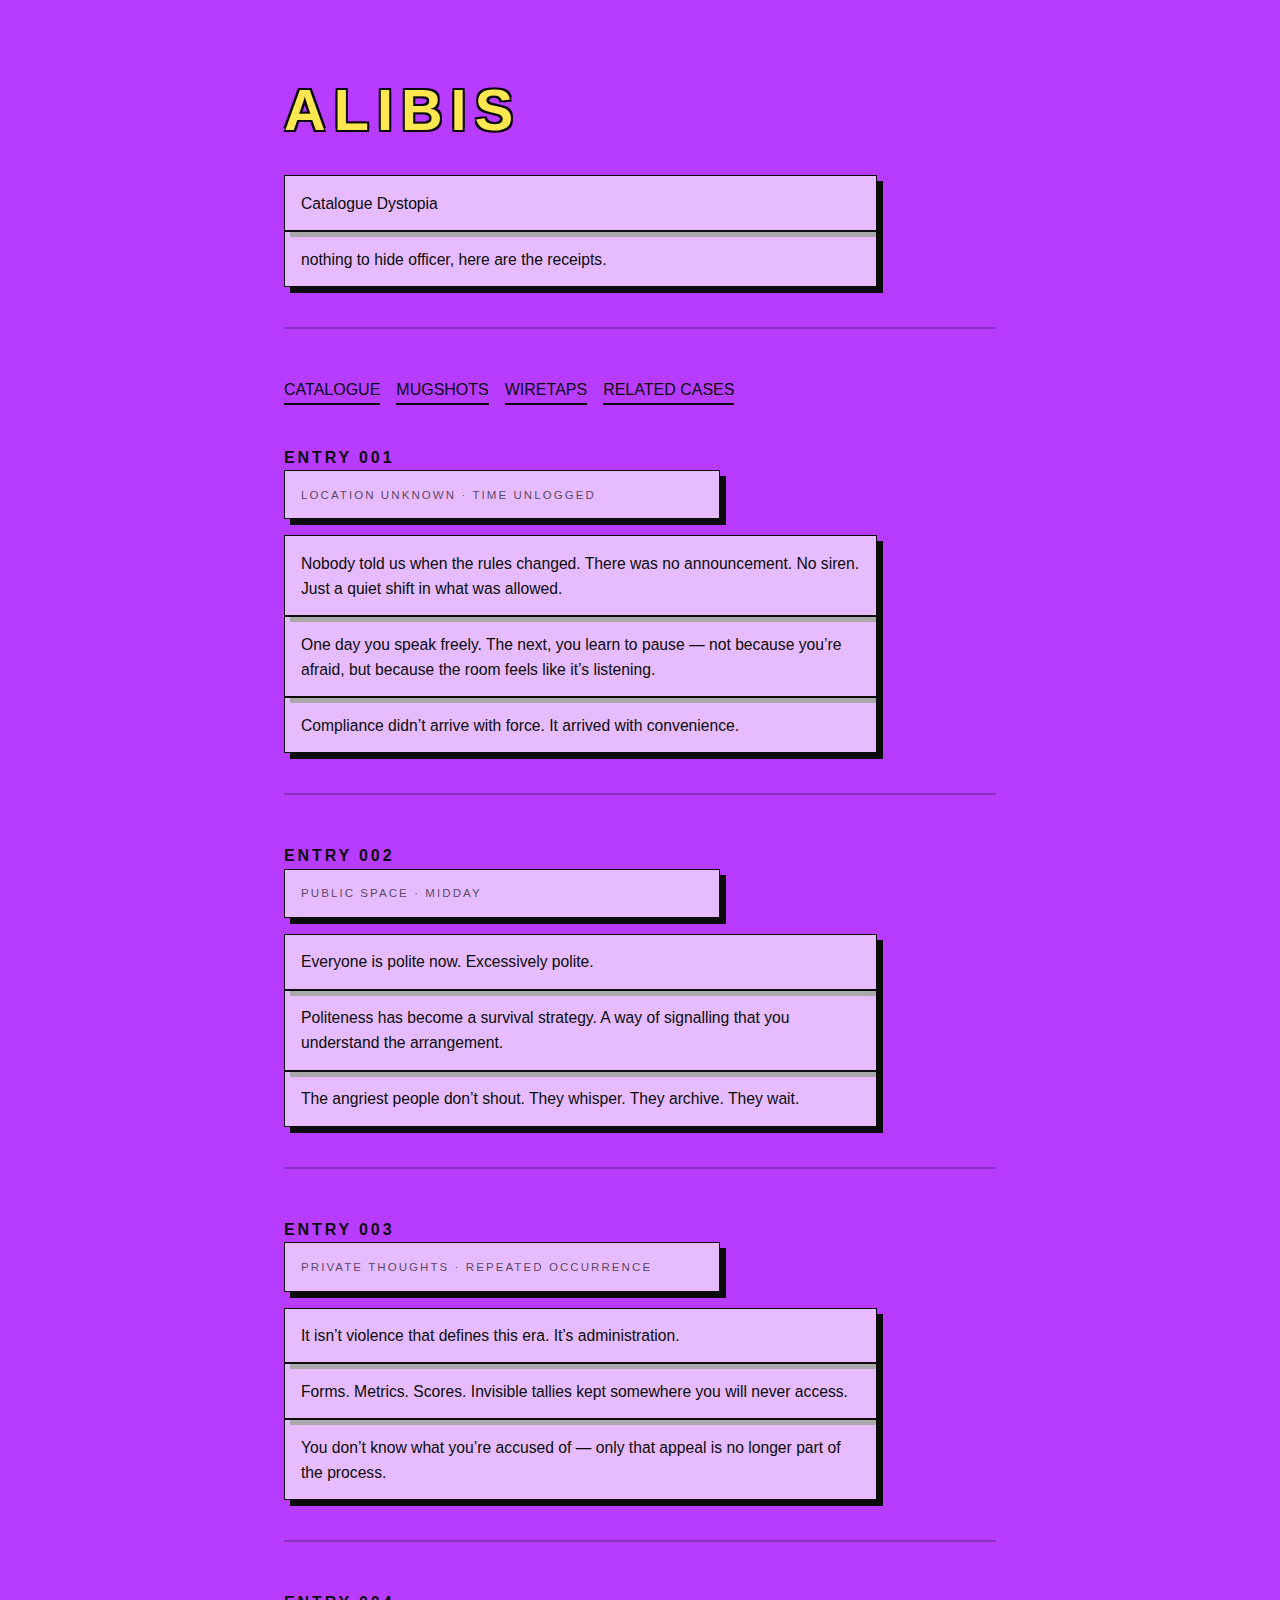
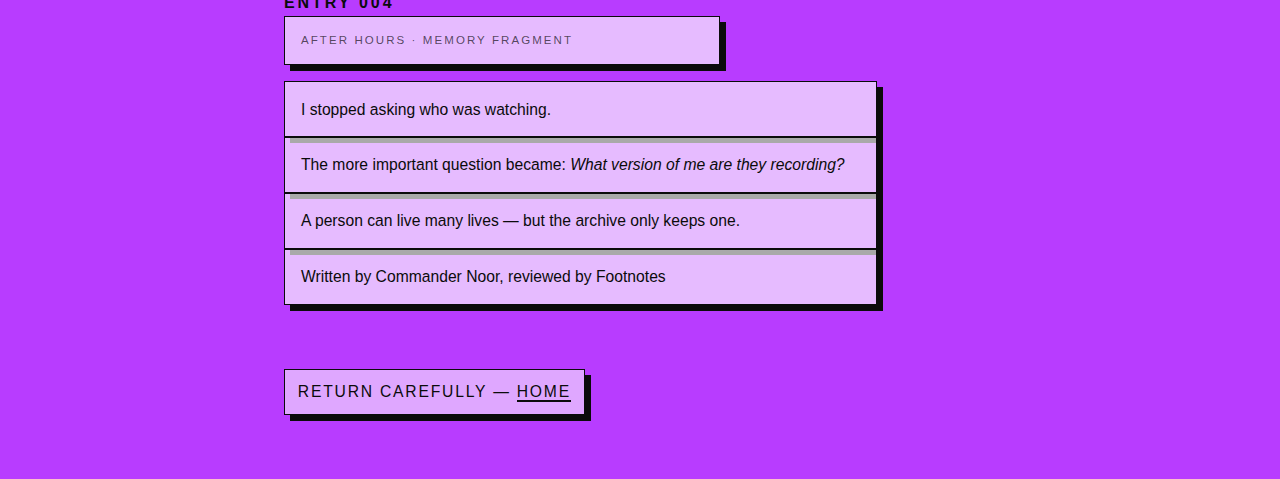
<file: prose.html>
<!doctype html>
<html lang="en">
<head>
  <meta charset="utf-8" />
  <meta name="viewport" content="width=device-width, initial-scale=1.0">
  <title>Prose — Trespassers Will Be Prosecuted</title>
  <link rel="stylesheet" href="styles.css">
</head>

<body>
  <main class="container">
    <header class="hero">
      <h1>ALIBIS</h1>
      <p class="subtitle">Catalogue Dystopia</p>
      <p>
        nothing to hide officer, here are the receipts.
      </p>
    </header>

    <hr>

    <nav class="nav">
      <a href="index.html">CATALOGUE</a>
      <a href="album.html">MUGSHOTS</a>
      <a href="lyrics.html">WIRETAPS</a>
      <a href="related.html">RELATED CASES</a>
      
    </nav>

<section class="prose-file">

  <div class="entry">
    <h2>ENTRY 001</h2>
    <p class="meta">Location unknown · Time unlogged</p>

    <p>
      Nobody told us when the rules changed.
      There was no announcement. No siren.
      Just a quiet shift in what was allowed.
    </p>

    <p>
      One day you speak freely. The next, you learn to pause —
      not because you’re afraid, but because the room feels like it’s listening.
    </p>

    <p>
      Compliance didn’t arrive with force.
      It arrived with convenience.
    </p>
  </div>

  <hr class="entry-divider">

  <div class="entry">
    <h2>ENTRY 002</h2>
    <p class="meta">Public space · Midday</p>

    <p>
      Everyone is polite now.
      Excessively polite.
    </p>

    <p>
      Politeness has become a survival strategy.
      A way of signalling that you understand the arrangement.
    </p>

    <p>
      The angriest people don’t shout.
      They whisper. They archive. They wait.
    </p>
  </div>

  <hr class="entry-divider">

  <div class="entry">
    <h2>ENTRY 003</h2>
    <p class="meta">Private thoughts · Repeated occurrence</p>

    <p>
      It isn’t violence that defines this era.
      It’s administration.
    </p>

    <p>
      Forms. Metrics. Scores.
      Invisible tallies kept somewhere you will never access.
    </p>

    <p>
      You don’t know what you’re accused of —
      only that appeal is no longer part of the process.
    </p>
  </div>

  <hr class="entry-divider">

  <div class="entry">
    <h2>ENTRY 004</h2>
    <p class="meta">After hours · Memory fragment</p>

    <p>
      I stopped asking who was watching.
    </p>

    <p>
      The more important question became:
      <em>What version of me are they recording?</em>
    </p>

    <p>
      A person can live many lives —
      but the archive only keeps one.
    </p>
  </div>

  <p class="file-credit">
    Written by Commander Noor, reviewed by Footnotes
  </p>

</section>

    <footer>
      <p>Return carefully — <a href="index.html">Home</a></p>
    </footer>
  </main>
</body>
</html>
</file>
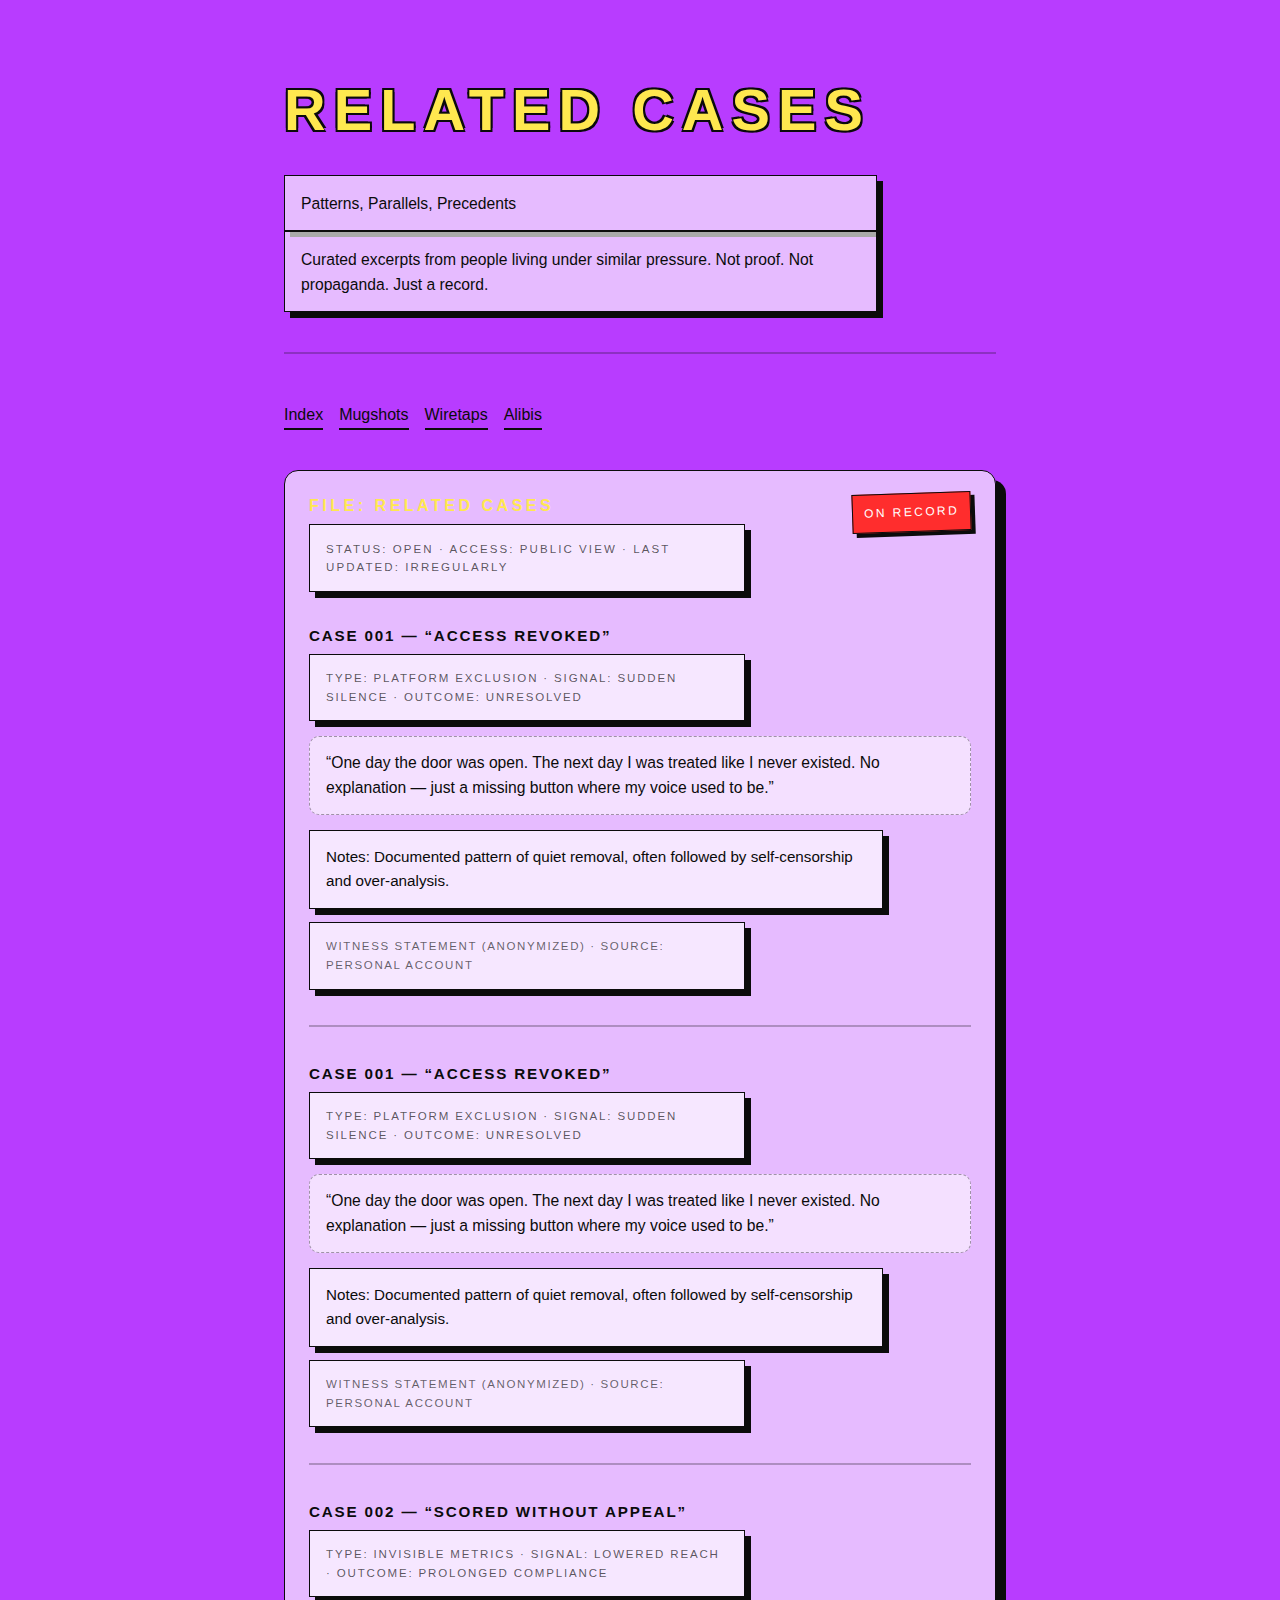
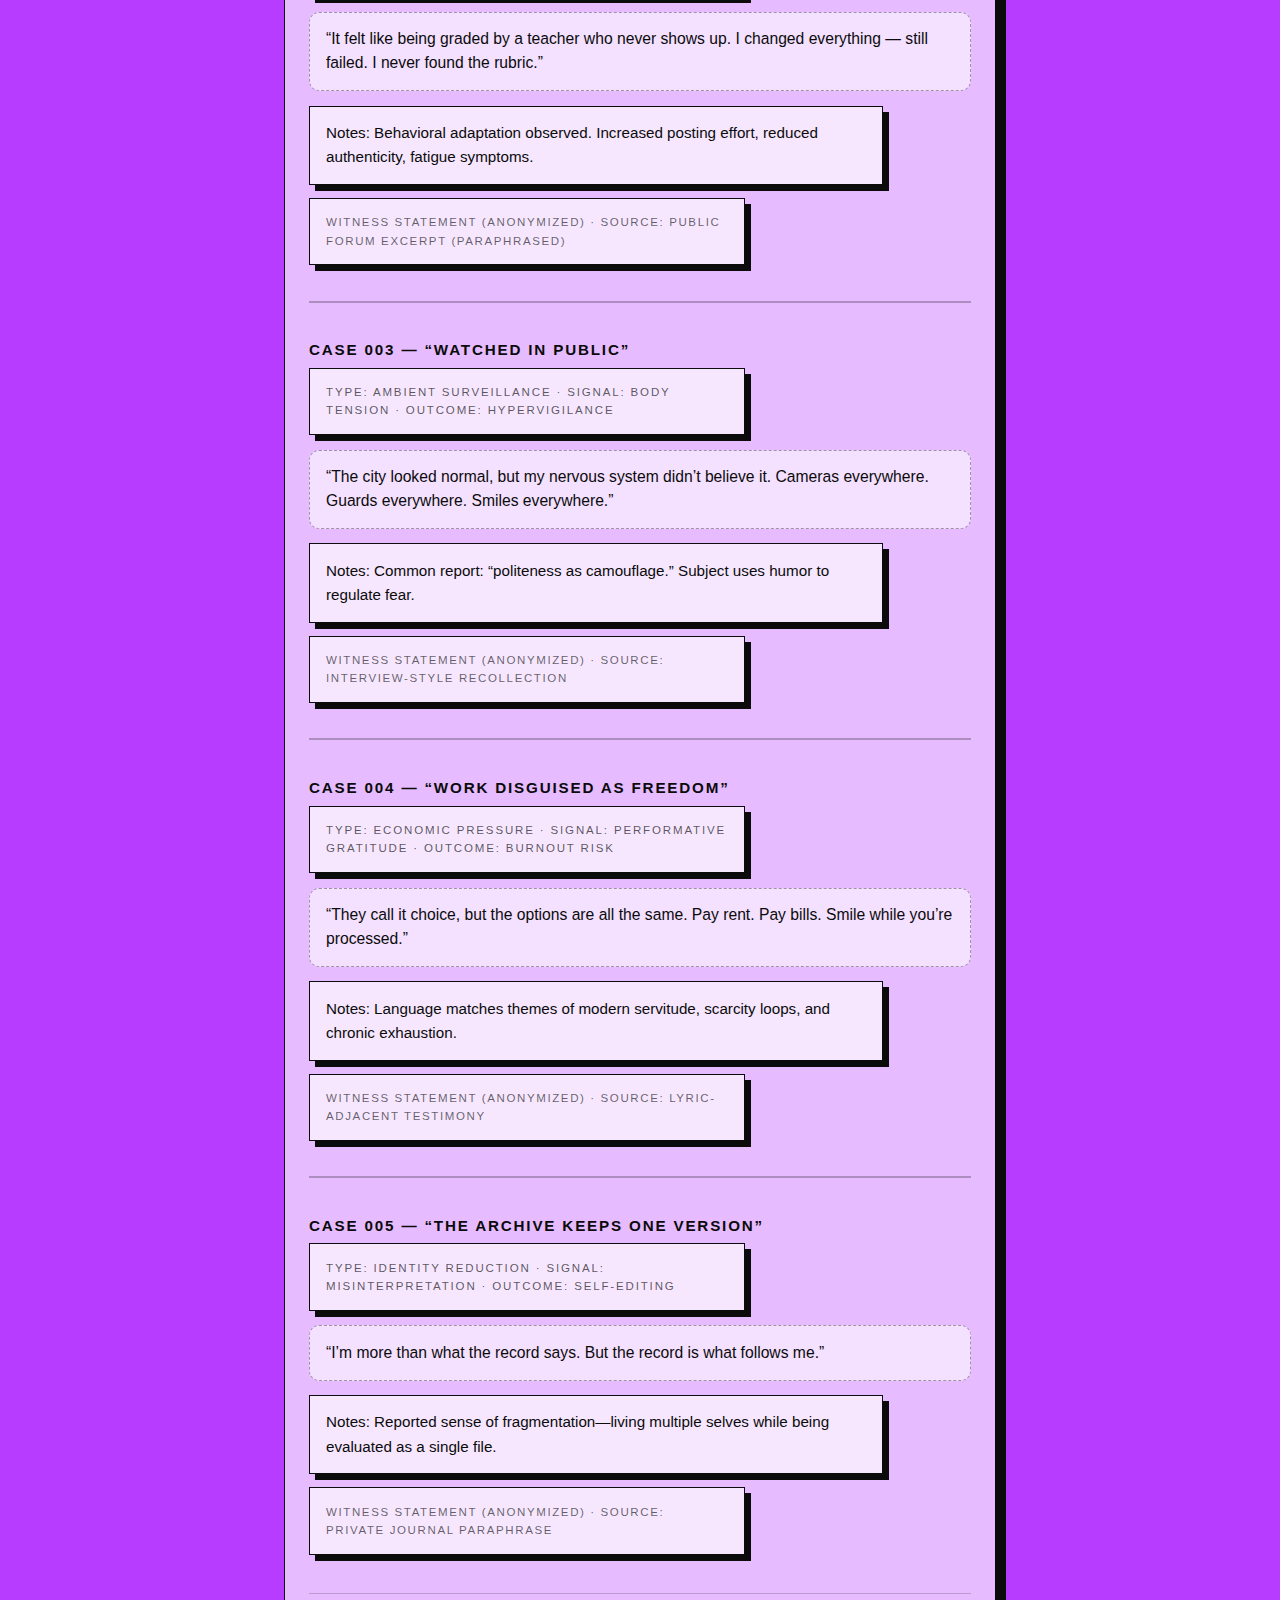
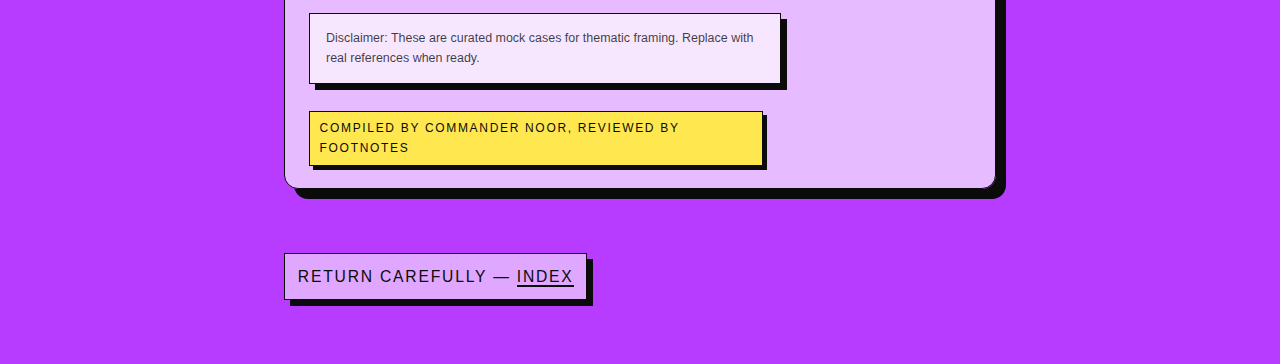
<file: related.html>
<!doctype html>
<html lang="en">
<head>
  <meta charset="utf-8" />
  <meta name="viewport" content="width=device-width, initial-scale=1.0">
  <title>Relevant Cases — Trespassers Will Be Prosecuted</title>
  <link rel="stylesheet" href="styles.css">
</head>

<body>
  <main class="container">
    <header class="hero">
      <h1>Related Cases</h1>
      <p class="subtitle">Patterns, Parallels, Precedents</p>
      <p>
        Curated excerpts from people living under similar pressure.
        Not proof. Not propaganda. Just a record.
      </p>
    </header>

    <hr>

    <nav class="nav">
      <a href="index.html">Index</a>
      <a href="photos.html">Mugshots</a>
      <a href="lyrics.html">Wiretaps</a>
      <a href="prose.html">Alibis</a>
    </nav>

    <section class="case-file" aria-label="Relevant cases file">
      <div class="file-header">
        <div>
          <h2>FILE: Related CASES</h2>
          <p class="file-meta">Status: OPEN · Access: PUBLIC VIEW · Last updated: irregularly</p>
        </div>
        <div class="file-stamp">ON RECORD</div>
      </div>

      <!-- CASE 001 -->
      <article class="case">
        <header class="case-head">
          <h3>CASE 001 — “Access Revoked”</h3>
          <p class="case-meta">Type: Platform exclusion · Signal: sudden silence · Outcome: unresolved</p>
        </header>

        <blockquote class="quote">
          “One day the door was open. The next day I was treated like I never existed.
          No explanation — just a missing button where my voice used to be.”
        </blockquote>

        <p class="note">
          Notes: Documented pattern of quiet removal, often followed by self-censorship and over-analysis.
        </p>

        <p class="attribution">Witness statement (anonymized) · Source: personal account</p>
      </article>

   <hr class="case-divider">

 <!-- CASE 001 -->
      <article class="case">
        <header class="case-head">
          <h3>CASE 001 — “Access Revoked”</h3>
          <p class="case-meta">Type: Platform exclusion · Signal: sudden silence · Outcome: unresolved</p>
        </header>

        <blockquote class="quote">
          “One day the door was open. The next day I was treated like I never existed.
          No explanation — just a missing button where my voice used to be.”
        </blockquote>

        <p class="note">
          Notes: Documented pattern of quiet removal, often followed by self-censorship and over-analysis.
        </p>

        <p class="attribution">Witness statement (anonymized) · Source: personal account</p>
      </article>


      <hr class="case-divider">

      <!-- CASE 002 -->
      <article class="case">
        <header class="case-head">
          <h3>CASE 002 — “Scored Without Appeal”</h3>
          <p class="case-meta">Type: invisible metrics · Signal: lowered reach · Outcome: prolonged compliance</p>
        </header>

        <blockquote class="quote">
          “It felt like being graded by a teacher who never shows up.
          I changed everything — still failed. I never found the rubric.”
        </blockquote>

        <p class="note">
          Notes: Behavioral adaptation observed. Increased posting effort, reduced authenticity, fatigue symptoms.
        </p>

        <p class="attribution">Witness statement (anonymized) · Source: public forum excerpt (paraphrased)</p>
      </article>

      <hr class="case-divider">

      <!-- CASE 003 -->
      <article class="case">
        <header class="case-head">
          <h3>CASE 003 — “Watched in Public”</h3>
          <p class="case-meta">Type: ambient surveillance · Signal: body tension · Outcome: hypervigilance</p>
        </header>

        <blockquote class="quote">
          “The city looked normal, but my nervous system didn’t believe it.
          Cameras everywhere. Guards everywhere. Smiles everywhere.”
        </blockquote>

        <p class="note">
          Notes: Common report: “politeness as camouflage.” Subject uses humor to regulate fear.
        </p>

        <p class="attribution">Witness statement (anonymized) · Source: interview-style recollection</p>
      </article>

      <hr class="case-divider">

      <!-- CASE 004 -->
      <article class="case">
        <header class="case-head">
          <h3>CASE 004 — “Work Disguised as Freedom”</h3>
          <p class="case-meta">Type: economic pressure · Signal: performative gratitude · Outcome: burnout risk</p>
        </header>

        <blockquote class="quote">
          “They call it choice, but the options are all the same.
          Pay rent. Pay bills. Smile while you’re processed.”
        </blockquote>

        <p class="note">
          Notes: Language matches themes of modern servitude, scarcity loops, and chronic exhaustion.
        </p>

        <p class="attribution">Witness statement (anonymized) · Source: lyric-adjacent testimony</p>
      </article>

      <hr class="case-divider">

      <!-- CASE 005 -->
      <article class="case">
        <header class="case-head">
          <h3>CASE 005 — “The Archive Keeps One Version”</h3>
          <p class="case-meta">Type: identity reduction · Signal: misinterpretation · Outcome: self-editing</p>
        </header>

        <blockquote class="quote">
          “I’m more than what the record says.
          But the record is what follows me.”
        </blockquote>

        <p class="note">
          Notes: Reported sense of fragmentation—living multiple selves while being evaluated as a single file.
        </p>

        <p class="attribution">Witness statement (anonymized) · Source: private journal paraphrase</p>
      </article>

      <div class="file-footer">
        <p class="disclaimer">
          Disclaimer: These are curated mock cases for thematic framing. Replace with real references when ready.
        </p>
        <p class="credit">Compiled by Commander Noor, reviewed by Footnotes</p>
      </div>
    </section>

    <footer>
      <p>Return carefully — <a href="index.html">Index</a></p>
    </footer>
  </main>
</body>
</html>
</file>
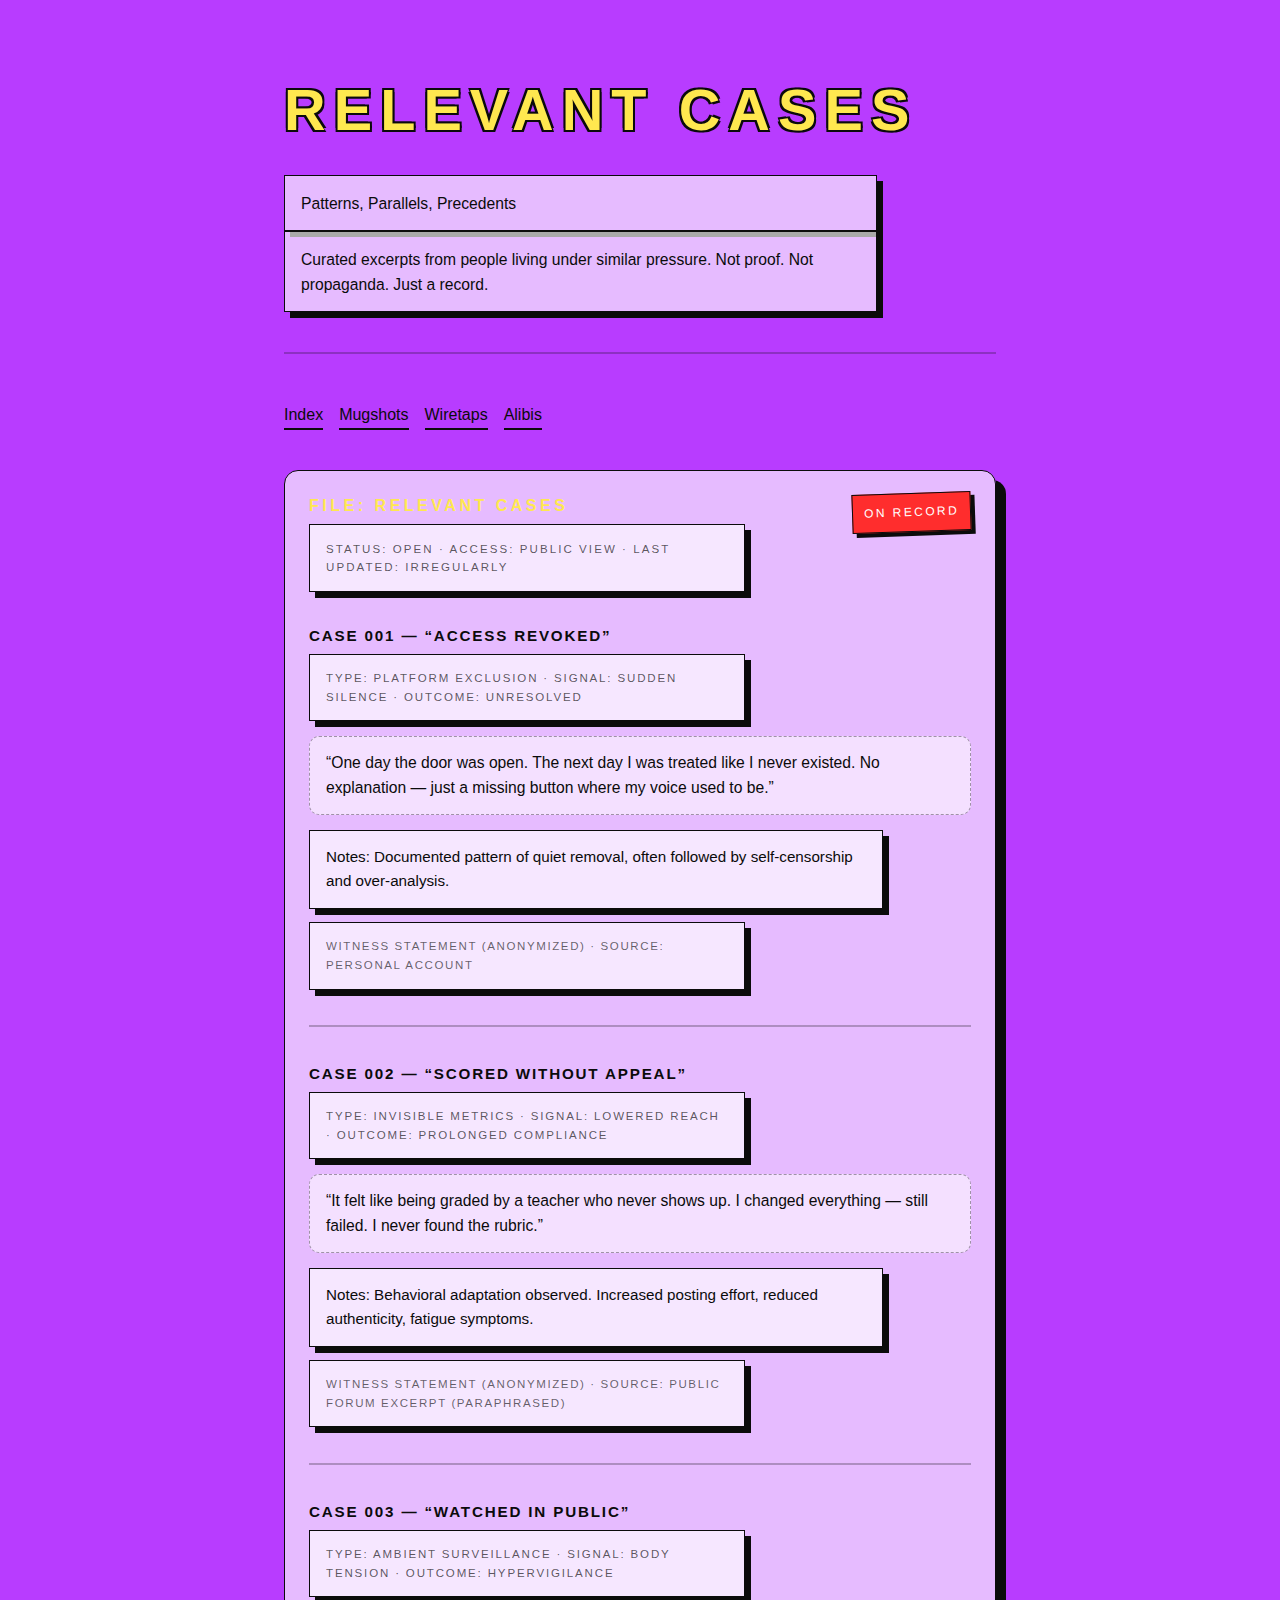
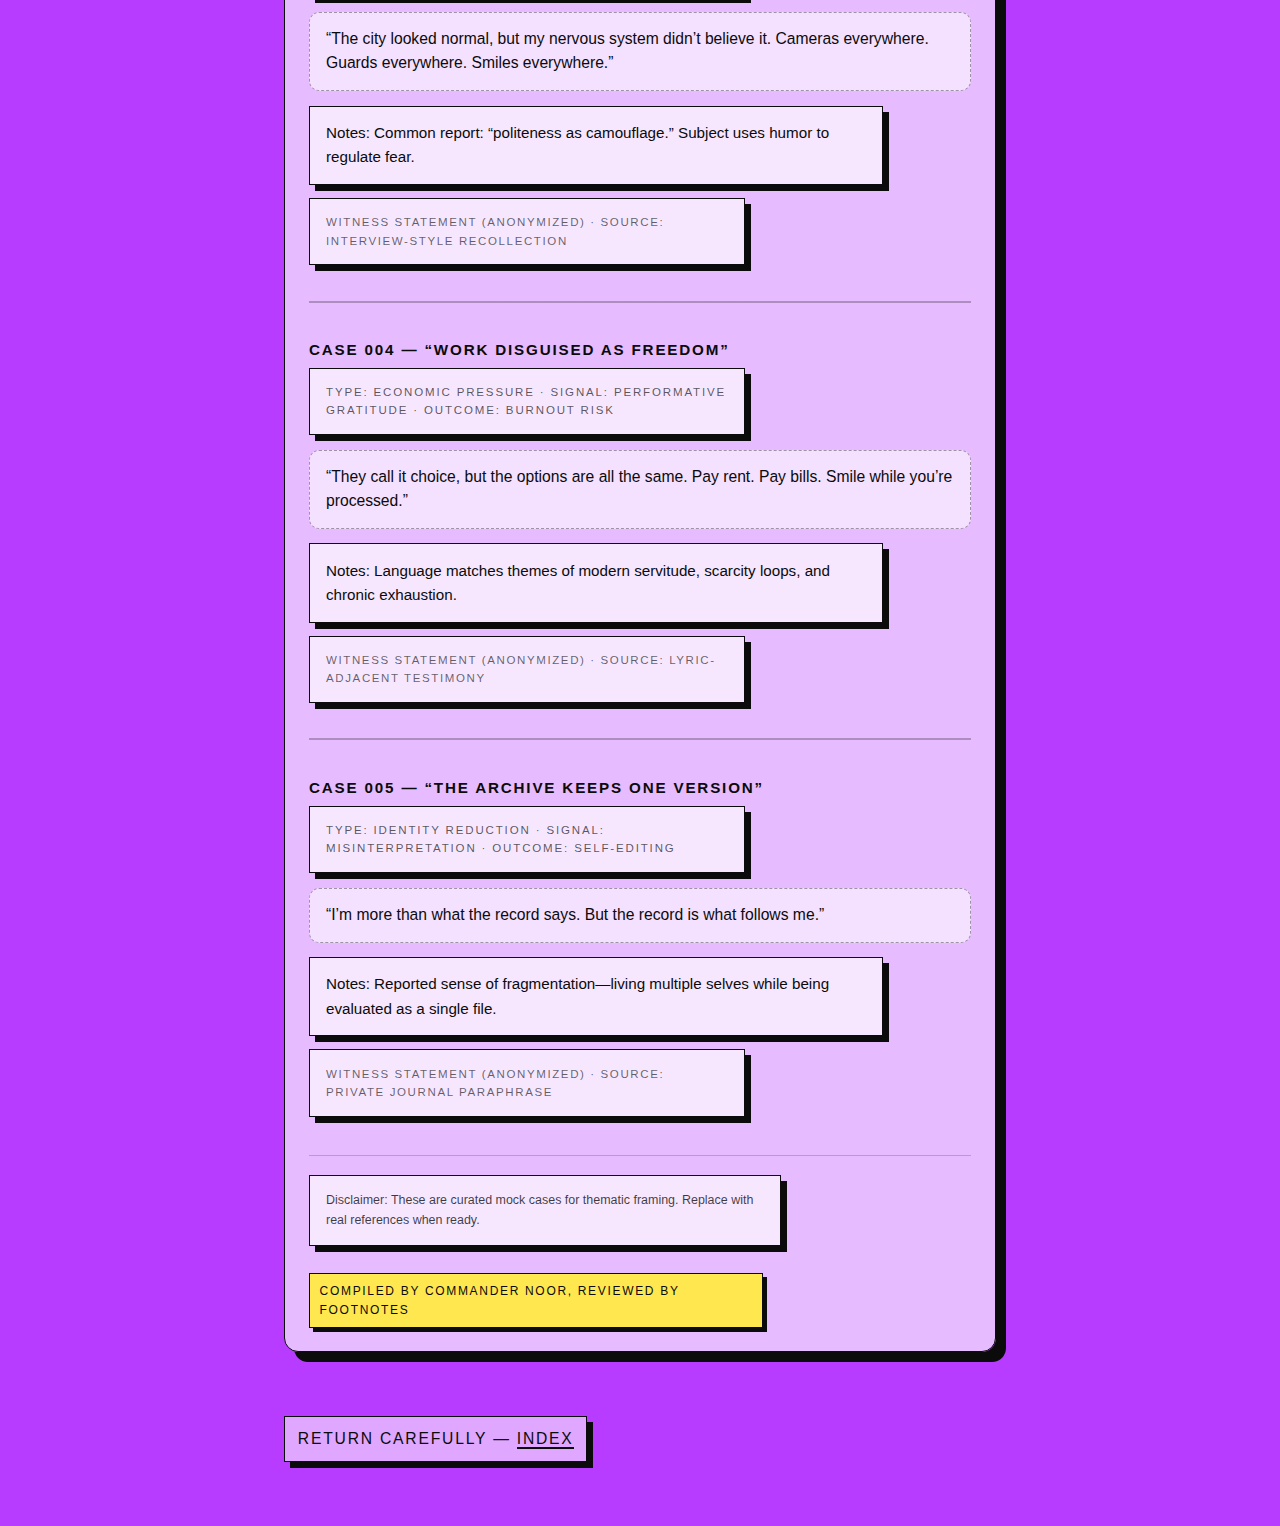
<file: relevant.html>
<!doctype html>
<html lang="en">
<head>
  <meta charset="utf-8" />
  <meta name="viewport" content="width=device-width, initial-scale=1.0">
  <title>Relevant Cases — Trespassers Will Be Prosecuted</title>
  <link rel="stylesheet" href="styles.css">
</head>

<body>
  <main class="container">
    <header class="hero">
      <h1>Relevant Cases</h1>
      <p class="subtitle">Patterns, Parallels, Precedents</p>
      <p>
        Curated excerpts from people living under similar pressure.
        Not proof. Not propaganda. Just a record.
      </p>
    </header>

    <hr>

    <nav class="nav">
      <a href="index.html">Index</a>
      <a href="photos.html">Mugshots</a>
      <a href="lyrics.html">Wiretaps</a>
      <a href="prose.html">Alibis</a>
    </nav>

    <section class="case-file" aria-label="Relevant cases file">
      <div class="file-header">
        <div>
          <h2>FILE: RELEVANT CASES</h2>
          <p class="file-meta">Status: OPEN · Access: PUBLIC VIEW · Last updated: irregularly</p>
        </div>
        <div class="file-stamp">ON RECORD</div>
      </div>

      <!-- CASE 001 -->
      <article class="case">
        <header class="case-head">
          <h3>CASE 001 — “Access Revoked”</h3>
          <p class="case-meta">Type: Platform exclusion · Signal: sudden silence · Outcome: unresolved</p>
        </header>

        <blockquote class="quote">
          “One day the door was open. The next day I was treated like I never existed.
          No explanation — just a missing button where my voice used to be.”
        </blockquote>

        <p class="note">
          Notes: Documented pattern of quiet removal, often followed by self-censorship and over-analysis.
        </p>

        <p class="attribution">Witness statement (anonymized) · Source: personal account</p>
      </article>

      <hr class="case-divider">

      <!-- CASE 002 -->
      <article class="case">
        <header class="case-head">
          <h3>CASE 002 — “Scored Without Appeal”</h3>
          <p class="case-meta">Type: invisible metrics · Signal: lowered reach · Outcome: prolonged compliance</p>
        </header>

        <blockquote class="quote">
          “It felt like being graded by a teacher who never shows up.
          I changed everything — still failed. I never found the rubric.”
        </blockquote>

        <p class="note">
          Notes: Behavioral adaptation observed. Increased posting effort, reduced authenticity, fatigue symptoms.
        </p>

        <p class="attribution">Witness statement (anonymized) · Source: public forum excerpt (paraphrased)</p>
      </article>

      <hr class="case-divider">

      <!-- CASE 003 -->
      <article class="case">
        <header class="case-head">
          <h3>CASE 003 — “Watched in Public”</h3>
          <p class="case-meta">Type: ambient surveillance · Signal: body tension · Outcome: hypervigilance</p>
        </header>

        <blockquote class="quote">
          “The city looked normal, but my nervous system didn’t believe it.
          Cameras everywhere. Guards everywhere. Smiles everywhere.”
        </blockquote>

        <p class="note">
          Notes: Common report: “politeness as camouflage.” Subject uses humor to regulate fear.
        </p>

        <p class="attribution">Witness statement (anonymized) · Source: interview-style recollection</p>
      </article>

      <hr class="case-divider">

      <!-- CASE 004 -->
      <article class="case">
        <header class="case-head">
          <h3>CASE 004 — “Work Disguised as Freedom”</h3>
          <p class="case-meta">Type: economic pressure · Signal: performative gratitude · Outcome: burnout risk</p>
        </header>

        <blockquote class="quote">
          “They call it choice, but the options are all the same.
          Pay rent. Pay bills. Smile while you’re processed.”
        </blockquote>

        <p class="note">
          Notes: Language matches themes of modern servitude, scarcity loops, and chronic exhaustion.
        </p>

        <p class="attribution">Witness statement (anonymized) · Source: lyric-adjacent testimony</p>
      </article>

      <hr class="case-divider">

      <!-- CASE 005 -->
      <article class="case">
        <header class="case-head">
          <h3>CASE 005 — “The Archive Keeps One Version”</h3>
          <p class="case-meta">Type: identity reduction · Signal: misinterpretation · Outcome: self-editing</p>
        </header>

        <blockquote class="quote">
          “I’m more than what the record says.
          But the record is what follows me.”
        </blockquote>

        <p class="note">
          Notes: Reported sense of fragmentation—living multiple selves while being evaluated as a single file.
        </p>

        <p class="attribution">Witness statement (anonymized) · Source: private journal paraphrase</p>
      </article>

      <div class="file-footer">
        <p class="disclaimer">
          Disclaimer: These are curated mock cases for thematic framing. Replace with real references when ready.
        </p>
        <p class="credit">Compiled by Commander Noor, reviewed by Footnotes</p>
      </div>
    </section>

    <footer>
      <p>Return carefully — <a href="index.html">Index</a></p>
    </footer>
  </main>
</body>
</html>
</file>
<file: styles.css>
/* --------------------
   THEME: POP URBAN (IG PALETTE)
   - Magenta/Purple base
   - Acid yellow highlight
   - Punch red accent
   - Black ink text
-------------------- */

:root{
  --bg: #B83CFF;          /* hot magenta/purple */
  --panel: rgba(0,0,0,0.10);
  --ink: #0b0b0b;         /* black */
  --paper: #fff3a6;       /* warm acid yellow */
  --yellow: #FFE84F;      /* strong yellow */
  --red: #FF2D2D;         /* punch red */
  --white: #ffffff;
  --line: rgba(0,0,0,0.18);
}

.hero-sign{
  width: 100%;
  max-width: 900px;   /* keeps it from getting too huge on desktop */
  height: auto;
  display: block;
  margin: 0 auto 0.75rem;
}

.hero-title-image{
  display:block;
  width:100%;
  height:auto;
  border-radius: 10px;
  border: 1px solid var(--ink);
  box-shadow: 10px 10px 0 var(--ink);
  background: rgba(255,255,255,0.35);
   margin: 0 auto 1.75rem;
}


/* --------------------
   RESET & BASE
-------------------- */

*{ margin:0; padding:0; box-sizing:border-box; }

html{ font-size:16px; }

body{
  font-family: -apple-system, BlinkMacSystemFont,
               "Helvetica Neue", Helvetica, Arial, sans-serif;
  background: var(--bg);
  color: var(--ink);
  line-height: 1.6;
}

/* --------------------
   LAYOUT
-------------------- */

.container{
  max-width: 760px;
  margin: 0 auto;
  padding: 4rem 1.5rem;
}

section{ margin-bottom: 3.5rem; }

/* --------------------
   TYPOGRAPHY
-------------------- */

h1{
  font-family: "Arial Black", "Helvetica Neue", Helvetica, Arial, sans-serif;
  font-size: clamp(2.2rem, 6vw, 3.6rem);
  font-weight: 900;
  text-transform: uppercase;
  letter-spacing: 0.14em;
  color: var(--yellow);
  text-shadow:
    -2px -2px 0 var(--ink),
     2px -2px 0 var(--ink),
    -2px  2px 0 var(--ink),
     2px  2px 0 var(--ink);
  margin-bottom: 1.2rem;
}

h2{
  font-family: "Arial Black", "Helvetica Neue", Helvetica, Arial, sans-serif;
  font-size: 1rem;
  letter-spacing: 0.18em;
  text-transform: uppercase;
}

p{
  font-size: 0.98rem;
  color: var(--ink);
}

/* --------------------
   PANELS (subtle structure)
-------------------- */

.hero p,
section p{
  background: rgba(255,255,255,0.65);
  border: 1px solid var(--ink);
  padding: 0.9rem 1rem;
  box-shadow: 6px 6px 0 var(--ink);
  max-width: 68ch;
}

/* --------------------
   DIVIDERS
-------------------- */

hr{
  border: none;
  height: 2px;
  background: var(--ink);
  opacity: 0.25;
  margin: 2.5rem 0 3rem;
}

/* --------------------
   LINKS
-------------------- */

a{
  color: var(--ink);
  text-decoration: none;
  border-bottom: 2px solid var(--ink);
  transition: transform 0.15s ease, background 0.15s ease;
}

a:hover{
  background: var(--yellow);
  transform: translateY(-1px);
}

/* --------------------
   LISTS (SECTIONS)
-------------------- */

ul{
  list-style: none;
  margin-top: 1.25rem;
  background: rgba(255,255,255,0.55);
  border: 1px solid var(--ink);
  box-shadow: 6px 6px 0 var(--ink);
}

li{
  padding: 0.9rem 1rem;
  border-bottom: 1px solid var(--line);
  font-size: 0.98rem;
}

li:last-child{ border-bottom: none; }

/* small red “tag” accent on list bullets vibe */
li::before{
  content: "";
  display: inline-block;
  width: 10px;
  height: 10px;
  margin-right: 10px;
  background: var(--red);
  border: 1px solid var(--ink);
  vertical-align: middle;
}

/* --------------------
   Main Title Image
-------------------- */

.system-label{
  font-size: 0.75rem;
  opacity: 0.55;
  letter-spacing: 0.08em;
  text-transform: lowercase;
  margin-top: -0.25rem;
}

/* --------------------
   NOTICE IMAGE
-------------------- */

.notice-img img{
  display:block;
  width:100%;
  height:auto;
  border-radius: 10px;
  border: 1px solid var(--ink);
  box-shadow: 10px 10px 0 var(--ink);
  background: rgba(255,255,255,0.35);
}

/* --------------------
   FOOTER
-------------------- */

footer{
  margin-top: 4rem;
  font-size: 0.8rem;
  text-transform: uppercase;
  letter-spacing: 0.14em;
  color: rgba(0,0,0,0.75);
}

footer p{
  display:inline-block;
  background: rgba(255,255,255,0.55);
  border: 1px solid var(--ink);
  padding: 0.6rem 0.8rem;
  box-shadow: 6px 6px 0 var(--ink);
}

/* --------------------
   RESPONSIVE
-------------------- */

@media (max-width: 600px){
  .container{ padding: 3.2rem 1.2rem; }
  h1{ letter-spacing: 0.09em; }
}

/* --------------------
   NAV (simple)
-------------------- */
.nav{
  display: flex;
  gap: 1rem;
  flex-wrap: wrap;
  margin: 1.5rem 0 2.5rem;
}

/* --------------------
   MASONRY GALLERY (CSS columns)
   - Works great on mobile
-------------------- */
.gallery{
  column-count: 1;
  column-gap: 1.25rem;
}

@media (min-width: 700px){
  .gallery{ column-count: 2; }
}

@media (min-width: 980px){
  .gallery{ column-count: 3; }
}

.card{
  break-inside: avoid;
  margin: 0 0 1.25rem;
  background: rgba(255,255,255,0.55);
  border: 1px solid var(--ink);
  box-shadow: 8px 8px 0 var(--ink);
  border-radius: 10px;
  overflow: hidden;
}

.card img{
  width: 100%;
  height: auto;
  display: block;
}

.card figcaption{
  padding: 0.8rem 0.9rem;
  font-size: 0.9rem;
  line-height: 1.4;
  color: var(--ink);
  background: rgba(255,255,255,0.65);
  border-top: 1px solid rgba(0,0,0,0.12);
}

.lyric-block{
  margin-bottom: 2.5rem;
}

.lyrics{
  white-space: pre-wrap;
  background: rgba(255,255,255,0.65);
  border: 1px solid var(--ink);
  box-shadow: 8px 8px 0 var(--ink);
  border-radius: 10px;
  padding: 1rem 1.1rem;
  font-size: 0.95rem;
  line-height: 1.55;
}

.credit{
  margin-top: 0.8rem;
  display: inline-block;
  font-size: 0.8rem;
  letter-spacing: 0.12em;
  text-transform: uppercase;
  background: var(--yellow);
  border: 1px solid var(--ink);
  box-shadow: 4px 4px 0 var(--ink);
  padding: 0.45rem 0.6rem;
}

/* --------------------
   LYRICS PAGE ENHANCEMENTS
-------------------- */

/* Gold titles for tracks / verses */
.lyric-block h2{
  font-family: "Arial Black", "Helvetica Neue", Helvetica, Arial, sans-serif;
  font-size: 1.1rem;
  letter-spacing: 0.16em;
  text-transform: uppercase;
  color: var(--yellow); /* same gold as h1 */
  background: none;
  border: none;
  box-shadow: none;
  margin-bottom: 0.8rem;
}

/* --------------------
   PER-LYRIC COVER IMAGES
-------------------- */

.lyric-cover{
  margin: 1.2rem 0 1.6rem;
}

.lyric-cover img{
  width: 100%;
  max-width: 360px;
  height: auto;
  display: block;
  border-radius: 12px;
  border: 1px solid var(--ink);
  box-shadow: 8px 8px 0 var(--ink);
  background: rgba(255,255,255,0.35);
}

.cover-caption{
  margin-top: 0.6rem;
  font-size: 0.72rem;
  letter-spacing: 0.18em;
  text-transform: uppercase;
  color: rgba(0,0,0,0.7);
}

/* --------------------
   PROSE PAGE
-------------------- */

.prose-entry{
  margin-bottom: 3rem;
  background: rgba(255,255,255,0.6);
  border: 1px solid var(--ink);
  box-shadow: 8px 8px 0 var(--ink);
  border-radius: 12px;
  padding: 1.2rem 1.3rem;
}

.prose-entry h2{
  font-family: "Arial Black", "Helvetica Neue", Helvetica, Arial, sans-serif;
  font-size: 0.95rem;
  letter-spacing: 0.22em;
  text-transform: uppercase;
  color: var(--yellow);
  margin-bottom: 0.4rem;
}

.meta{
  font-size: 0.72rem;
  letter-spacing: 0.18em;
  text-transform: uppercase;
  color: rgba(0,0,0,0.65);
  margin-bottom: 1rem;
}

.prose-entry p{
  margin-bottom: 0.9rem;
  font-size: 0.98rem;
  line-height: 1.6;
}

.prose-entry em{
  font-style: italic;
}

.prose-entry .credit{
  margin-top: 1rem;
  display: inline-block;
  font-size: 0.75rem;
  letter-spacing: 0.14em;
  text-transform: uppercase;
  background: var(--yellow);
  border: 1px solid var(--ink);
  box-shadow: 4px 4px 0 var(--ink);
  padding: 0.4rem 0.6rem;
}

/* --------------------
   RELEVANT CASES (CASE FILE FEEL)
-------------------- */

.case-file{
  background: rgba(255,255,255,0.65);
  border: 1px solid var(--ink);
  box-shadow: 10px 10px 0 var(--ink);
  border-radius: 14px;
  padding: 1.4rem 1.5rem;
  margin-bottom: 3rem;
}

.file-header{
  display: flex;
  justify-content: space-between;
  align-items: flex-start;
  gap: 1rem;
  margin-bottom: 1.2rem;
}

.case-file h2{
  font-family: "Arial Black", "Helvetica Neue", Helvetica, Arial, sans-serif;
  font-size: 1rem;
  letter-spacing: 0.22em;
  text-transform: uppercase;
  color: var(--yellow);
  margin: 0 0 0.35rem;
}

.file-meta{
  font-size: 0.72rem;
  letter-spacing: 0.18em;
  text-transform: uppercase;
  color: rgba(0,0,0,0.65);
}

.file-stamp{
  font-family: "Arial Black", "Helvetica Neue", Helvetica, Arial, sans-serif;
  font-size: 0.75rem;
  letter-spacing: 0.2em;
  text-transform: uppercase;
  background: var(--red);
  color: var(--white);
  padding: 0.55rem 0.7rem;
  border: 1px solid var(--ink);
  box-shadow: 4px 4px 0 var(--ink);
  transform: rotate(-2deg);
  white-space: nowrap;
}

.case{
  padding: 0.8rem 0;
}

.case-head h3{
  font-family: "Arial Black", "Helvetica Neue", Helvetica, Arial, sans-serif;
  font-size: 0.95rem;
  letter-spacing: 0.12em;
  text-transform: uppercase;
  color: var(--ink);
  margin-bottom: 0.35rem;
}

.case-meta{
  font-size: 0.72rem;
  letter-spacing: 0.16em;
  text-transform: uppercase;
  color: rgba(0,0,0,0.65);
  margin-bottom: 0.9rem;
}

.quote{
  margin: 0 0 0.9rem;
  padding: 0.9rem 1rem;
  border: 1px dashed rgba(0,0,0,0.35);
  background: rgba(255,255,255,0.55);
  border-radius: 10px;
  font-size: 0.98rem;
  line-height: 1.55;
}

.note{
  margin-bottom: 0.8rem;
  font-size: 0.95rem;
}

.attribution{
  font-size: 0.72rem;
  letter-spacing: 0.14em;
  text-transform: uppercase;
  color: rgba(0,0,0,0.6);
}

.case-divider{
  border: none;
  border-top: 1px dashed rgba(0,0,0,0.35);
  margin: 1.4rem 0;
}

.file-footer{
  margin-top: 1.6rem;
  padding-top: 1.2rem;
  border-top: 1px solid rgba(0,0,0,0.18);
}

.disclaimer{
  font-size: 0.78rem;
  color: rgba(0,0,0,0.75);
  margin-bottom: 0.9rem;
}

.case-file .credit{
  display: inline-block;
  font-size: 0.75rem;
  letter-spacing: 0.14em;
  text-transform: uppercase;
  background: var(--yellow);
  border: 1px solid var(--ink);
  box-shadow: 4px 4px 0 var(--ink);
  padding: 0.45rem 0.6rem;
}

.poison-title{
  color: var(--yellow);
  text-transform: uppercase;
  letter-spacing: 0.22em;
}

.footer-card{
  background: rgba(255,255,255,0.65);
  border: 1px solid var(--ink);
  box-shadow: 8px 8px 0 var(--ink);
  border-radius: 12px;
  padding: 1.1rem 1.2rem;
  margin: 2rem 0 0;
}

.footer-card p{
  margin: 0.5rem 0;
  letter-spacing: 0.18em;
  text-transform: uppercase;
}

.footer-card p + p{
  border-top: 1px solid rgba(0,0,0,0.18);
  padding-top: 0.7rem;
  margin-top: 0.7rem;
}
</file>
